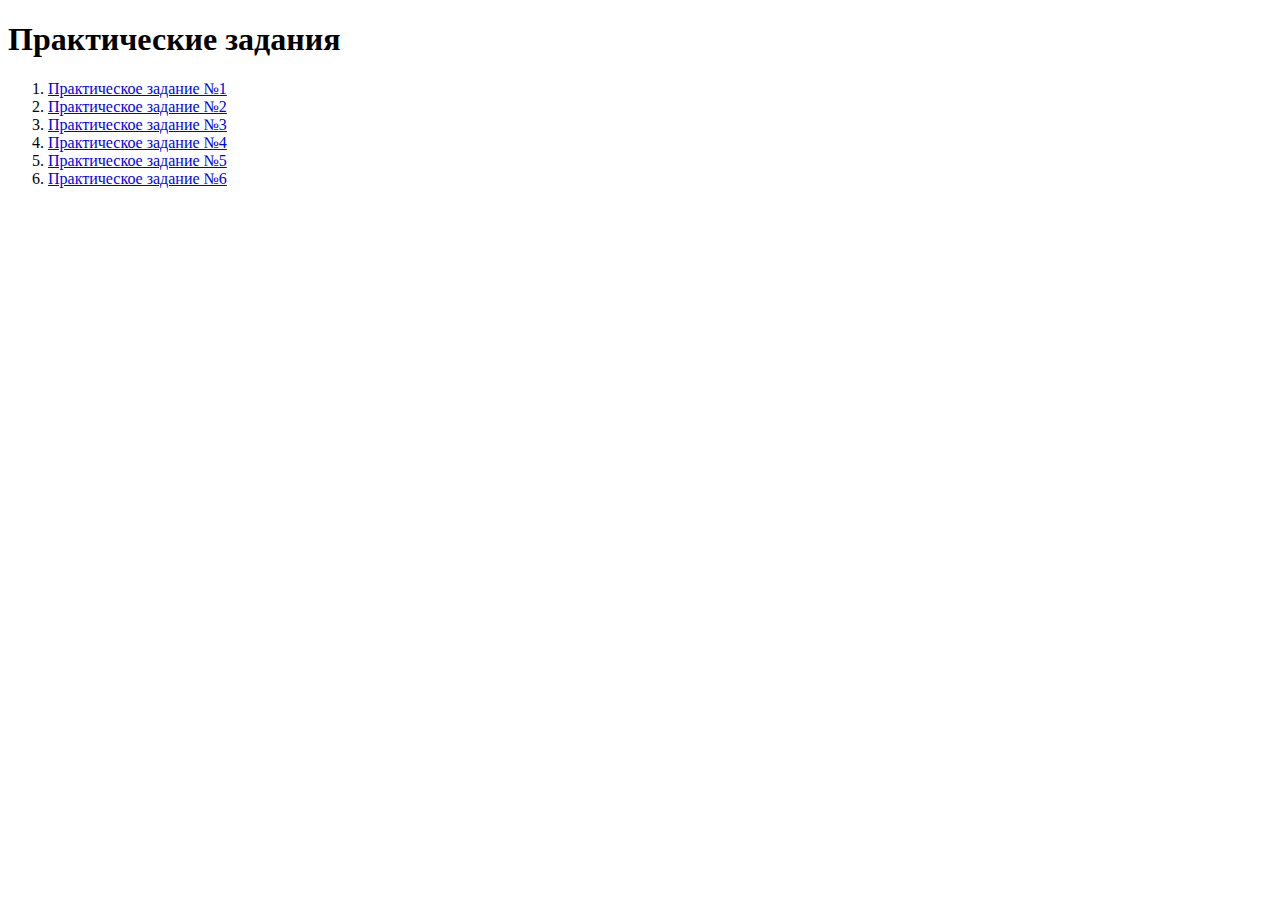
<file: index.html>
<!DOCTYPE html>
<html lang="ru">
<head>
    <meta charset="UTF-8">
    <meta name="viewport" content="width=device-width, initial-scale=1.0">
    <title>Практические задания</title>
</head>
<body>
    <h1>Практические задания</h1>
    <ol>
        <li><a href="task1.html">Практическое задание №1</a></li>
        <li><a href="task2.html">Практическое задание №2</a></li>
        <li><a href="task3.html">Практическое задание №3</a></li>
        <li><a href="task4.html">Практическое задание №4</a></li>
        <li><a href="task5.html">Практическое задание №5</a></li>
        <li><a href="task6.html">Практическое задание №6</a></li>
    </ol>
</body>
</html>
</file>
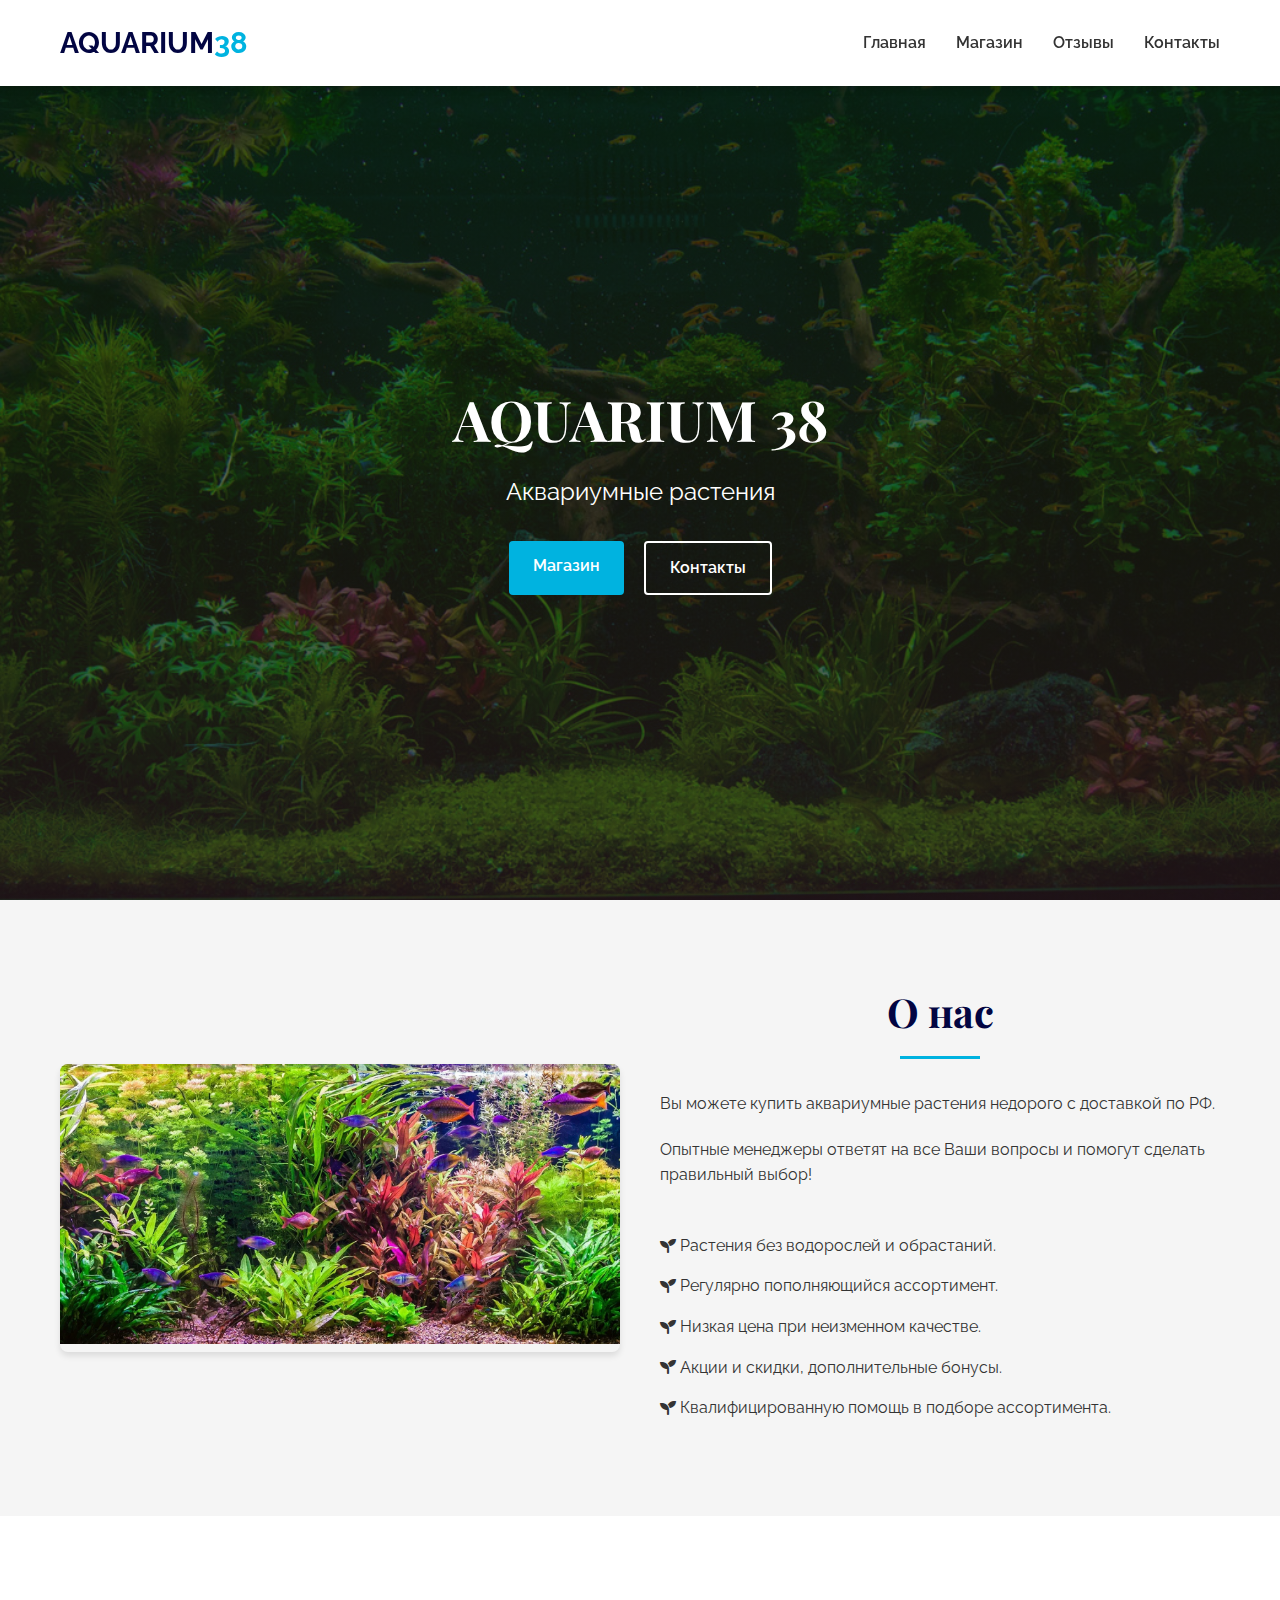
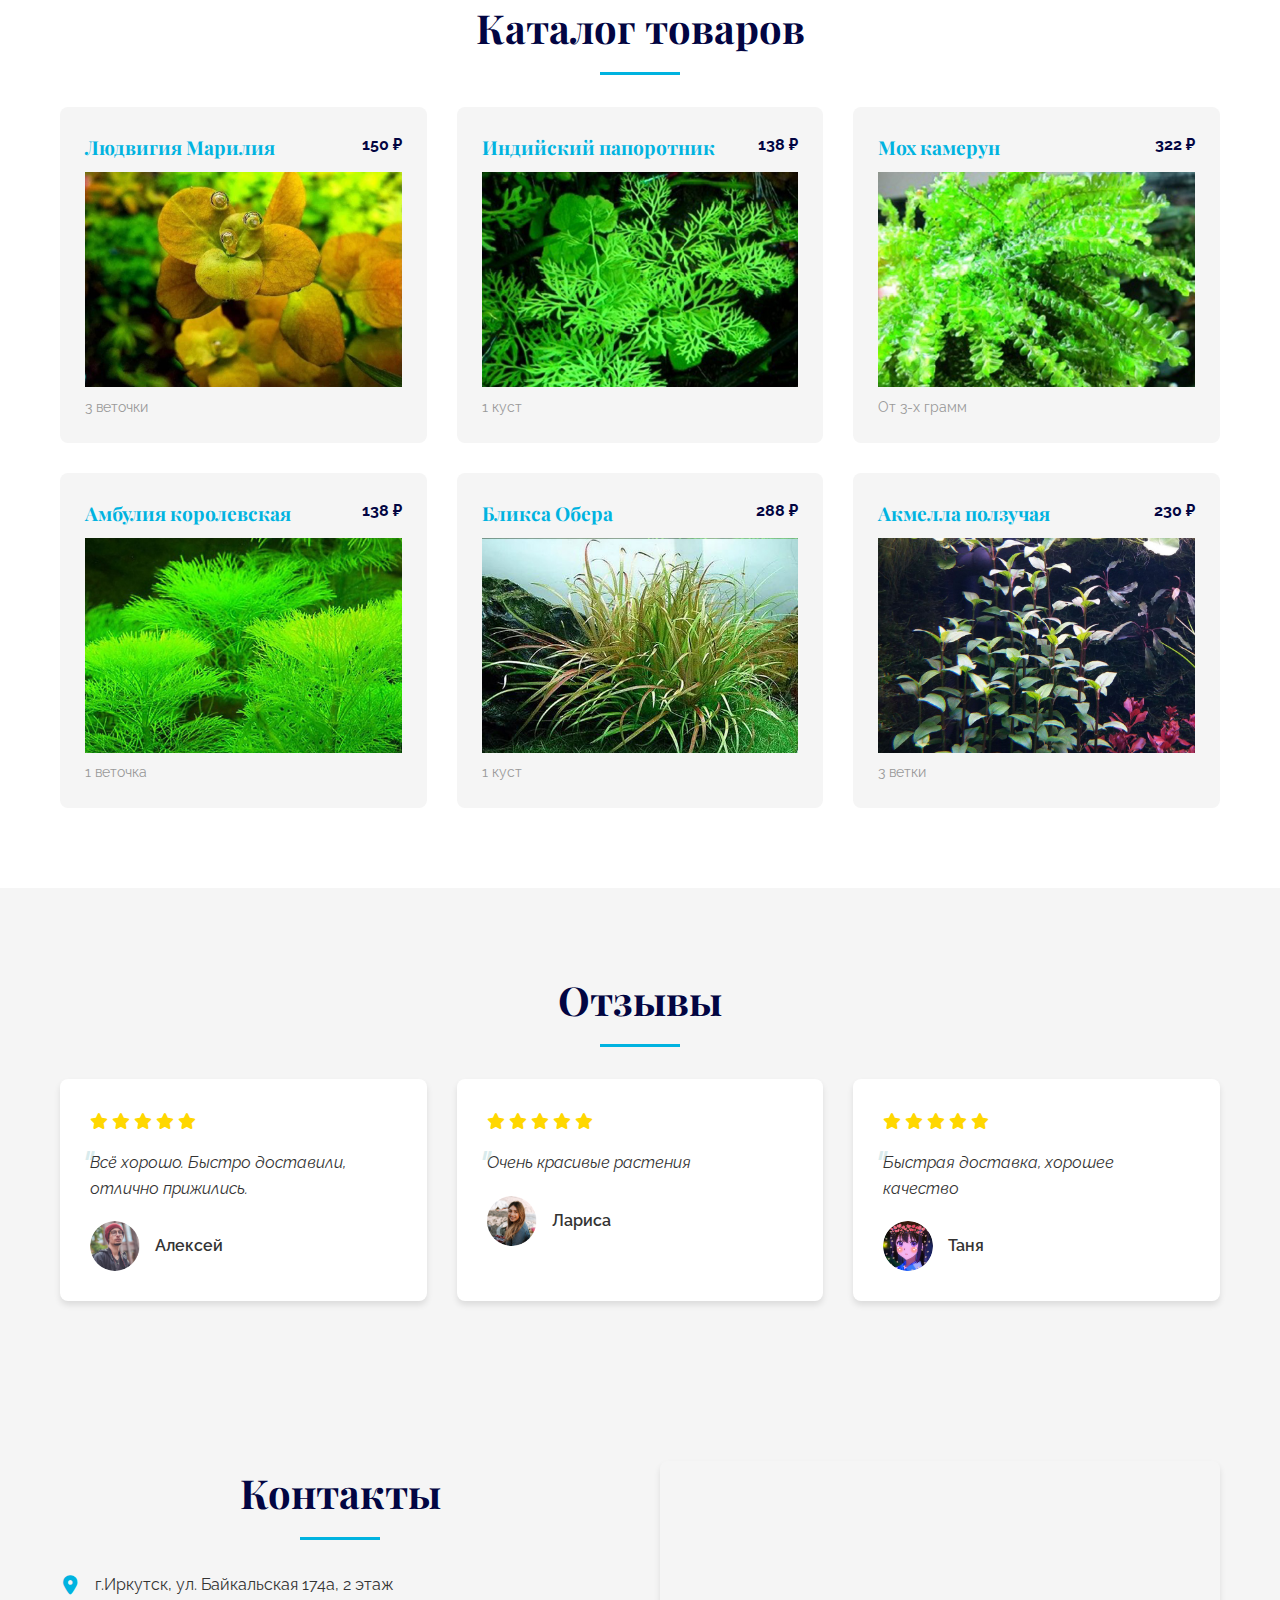
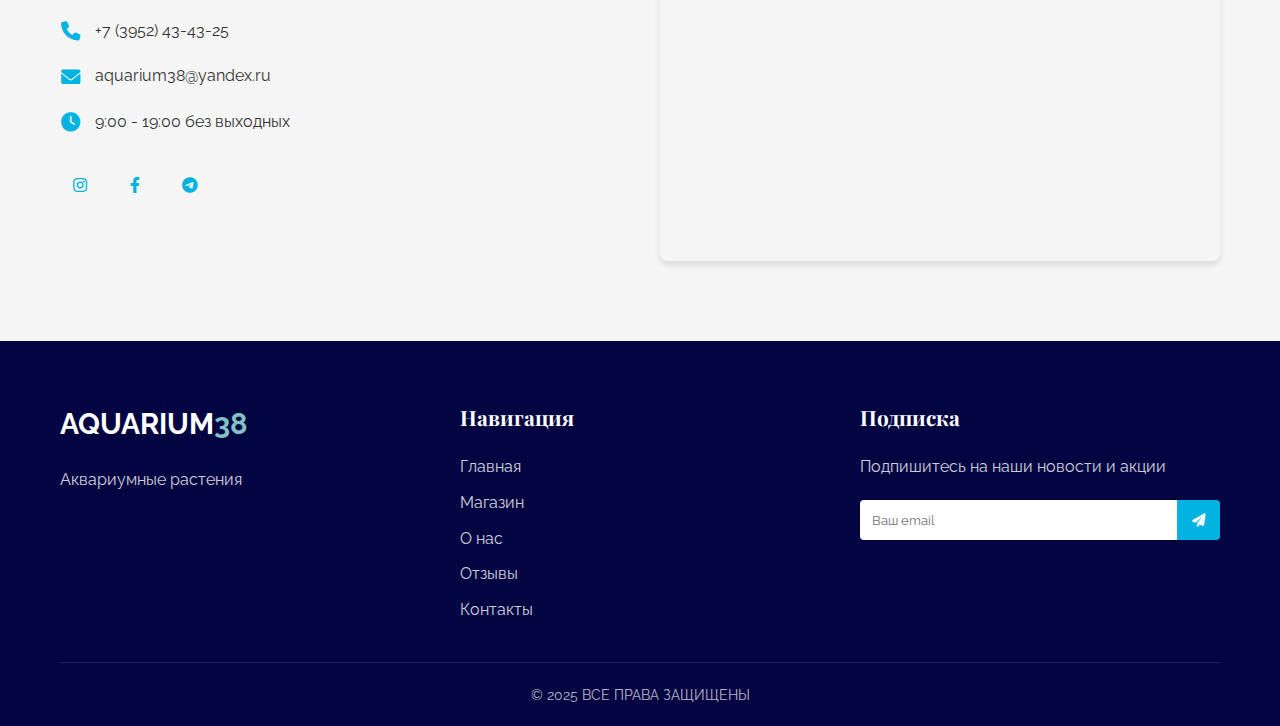
<file: Itog/index.html>
<!DOCTYPE html>
<html lang="ru">

<head>
    <meta charset="UTF-8">
    <meta name="viewport" content="width=device-width, initial-scale=1.0">
    <title>Aquarium</title>

    <link
        href="https://fonts.googleapis.com/css2?family=Playfair+Display:wght@400;700&family=Raleway:wght@400;600&display=swap"
        rel="stylesheet">
    <link rel="stylesheet" href="https://cdnjs.cloudflare.com/ajax/libs/font-awesome/6.0.0-beta3/css/all.min.css">
    <link rel="stylesheet" href="css/reset.css">
    <link rel="stylesheet" href="css/styles.css">
</head>

<body>
    <header class="header">
        <div class="container">
            <div class="header__inner">
                <a href="#" class="logo">AQUARIUM<span>38</span></a>
                <nav class="nav">
                    <ul class="nav__list">
                        <li class="nav__item"><a href="#" class="nav__link">Главная</a></li>
                        <li class="nav__item"><a href="#menu" class="nav__link">Магазин</a></li>
                        <li class="nav__item"><a href="#reviews" class="nav__link">Отзывы</a></li>
                        <li class="nav__item"><a href="#contacts" class="nav__link">Контакты</a></li>
                    </ul>
                </nav>
                <button class="menu-toggle" aria-label="Меню">
                    <span class="menu-toggle__line"></span>
                    <span class="menu-toggle__line"></span>
                    <span class="menu-toggle__line"></span>
                </button>
            </div>
        </div>
    </header>

    <main class="main">
        <section class="hero">
            <div class="container">
                <h1 class="hero__title">AQUARIUM 38</h1>
                <p class="hero__subtitle">Аквариумные растения</p>
                <div class="hero__buttons">
                    <a href="#menu" class="btn btn--primary">Магазин</a>
                    <a href="#contacts" class="btn btn--outline">Контакты</a>
                </div>
            </div>
        </section>

        <section id="about" class="about">
            <div class="container">
                <div class="about__inner">
                    <div class="about__image">
                        <img src="images/travnik2.webp" alt="">
                    </div>
                    <div class="about__content">
                        <h2 class="section-title">О нас</h2>
                        <p class="about__text">Вы можете купить аквариумные растения недорого с доставкой по РФ.</p>
                        <p class="about__text">Опытные менеджеры ответят на все Ваши вопросы и помогут сделать правильный выбор!</p>
                        <ul class="about__features">
                            <li class="feature-item">
                                <span></span>
                            </li>
                            <li class="feature-item">
                                <i class="fa-solid fa-seedling"></i> &nbsp;
                                <span> Растения без водорослей и обрастаний.</span>
                            </li>
                            <li class="feature-item">
                                <i class="fa-solid fa-seedling"></i> &nbsp;
                                <span>Регулярно пополняющийся ассортимент.</span>
                            </li>
                            <li class="feature-item">
                                <i class="fa-solid fa-seedling"></i> &nbsp;
                                <span>Низкая цена при неизменном качестве.</span>
                            </li>
                            <li class="feature-item">
                                <i class="fa-solid fa-seedling"></i> &nbsp;
                                <span>Акции и скидки, дополнительные бонусы.</span>
                            </li>
                            <li class="feature-item">
                                <i class="fa-solid fa-seedling"></i> &nbsp;
                                <span>Квалифицированную помощь в подборе ассортимента.</span>
                            </li>
                        </ul>
                    </div>
                </div>
            </div>
        </section>

        <section id="menu" class="menu">
            <div class="container">
                <h2 class="section-title">Каталог товаров</h2>
                <div class="menu__content active" id="coffee">
                    <div class="menu__grid">
                        <div class="menu-item">
                            <div class="menu-item__header">
                                <h3 class="menu-item__title">Людвигия Марилия</h3>
                                <span class="menu-item__price">150 ₽</span>
                            </div>
                            <img src="images/lyudvigiya-mariliya.jpg" alt="">
                            <p class="menu-item__description">3 веточки</p>
                        </div>
                        <div class="menu-item">
                            <div class="menu-item__header">
                                <h3 class="menu-item__title">Индийский папоротник</h3>
                                <span class="menu-item__price">138 ₽</span>
                            </div>
                            <img src="images/pap.jpg" alt="">
                            <p class="menu-item__description">1 куст</p>
                        </div>
                        <div class="menu-item">
                            <div class="menu-item__header">
                                <h3 class="menu-item__title">Мох камерун</h3>
                                <span class="menu-item__price">322 ₽</span>
                            </div>
                            <img src="images/moh-kamerun.jpg" alt="">
                            <p class="menu-item__description">От 3-х грамм</p>
                        </div>
                        <div class="menu-item">
                            <div class="menu-item__header">
                                <h3 class="menu-item__title">Амбулия королевская</h3>
                                <span class="menu-item__price">138 ₽</span>
                            </div>
                            <img src="images/ambulia.jpg" alt="">
                            <p class="menu-item__description">1 веточка</p>
                        </div>
                        <div class="menu-item">
                            <div class="menu-item__header">
                                <h3 class="menu-item__title">Бликса Обера</h3>
                                <span class="menu-item__price">288 ₽</span>
                            </div>
                            <img src="images/bliksa-obera.jpg" alt="">
                            <p class="menu-item__description">1 куст</p>
                        </div>
                        <div class="menu-item">
                            <div class="menu-item__header">
                                <h3 class="menu-item__title">Акмелла ползучая</h3>
                                <span class="menu-item__price">230 ₽</span>
                            </div>
                            <img src="images/akmella-repens.jpg" alt="">
                            <p class="menu-item__description">3 ветки</p>
                        </div>
                    </div>
                </div>

            </div>
        </section>

        <section id="reviews" class="reviews">
            <div class="container">
                <h2 class="section-title">Отзывы</h2>
                <div class="reviews__slider">
                    <div class="review">
                        <div class="review__rating">
                            <i class="fas fa-star"></i>
                            <i class="fas fa-star"></i>
                            <i class="fas fa-star"></i>
                            <i class="fas fa-star"></i>
                            <i class="fas fa-star"></i>
                        </div>
                        <p class="review__text">Всё хорошо. Быстро доставили, отлично прижились.</p>
                        <div class="review__author">
                            <img src="images/avatar-1.png" alt=""
                                class="review__photo">
                            <span class="review__name">Алексей</span>
                        </div>
                    </div>
                    <div class="review">
                        <div class="review__rating">
                            <i class="fas fa-star"></i>
                            <i class="fas fa-star"></i>
                            <i class="fas fa-star"></i>
                            <i class="fas fa-star"></i>
                            <i class="fas fa-star"></i>
                        </div>
                        <p class="review__text">Очень красивые растения</p>
                        <div class="review__author">
                            <img src="images/avatar-2.png" alt=""
                                class="review__photo">
                            <span class="review__name">Лариса</span>
                        </div>
                    </div>
                    <div class="review">
                        <div class="review__rating">
                            <i class="fas fa-star"></i>
                            <i class="fas fa-star"></i>
                            <i class="fas fa-star"></i>
                            <i class="fas fa-star"></i>
                            <i class="fas fa-star"></i>
                        </div>
                        <p class="review__text">Быстрая доставка, хорошее качество</p>
                        <div class="review__author">
                            <img src="images/avatar3.jpg" alt=""
                                class="review__photo">
                            <span class="review__name">Таня</span>
                        </div>
                    </div>
                </div>
            </div>
        </section>

        <section id="contacts" class="contacts">
            <div class="container">
                <div class="contacts__inner">
                    <div class="contacts__info">
                        <h2 class="section-title">Контакты</h2>
                        <div class="contact-item">
                            <i class="fas fa-map-marker-alt contact-icon"></i>
                            <span>г.Иркутск, ул. Байкальская 174а, 2 этаж</span>
                        </div>
                        <div class="contact-item">
                            <i class="fas fa-phone contact-icon"></i>
                            <span>+7 (3952) 43-43-25</span>
                        </div>
                        <div class="contact-item">
                            <i class="fas fa-envelope contact-icon"></i>
                            <span>aquarium38@yandex.ru</span>
                        </div>
                        <div class="contact-item">
                            <i class="fas fa-clock contact-icon"></i>
                            <span>9:00 - 19:00 без выходных</span>
                        </div>
                        <div class="social-links">
                            <a href="#" class="social-link" aria-label="Instagram"><i class="fab fa-instagram"></i></a>
                            <a href="#" class="social-link" aria-label="Facebook"><i class="fab fa-facebook-f"></i></a>
                            <a href="#" class="social-link" aria-label="Telegram"><i
                                    class="fab fa-telegram-plane"></i></a>
                        </div>
                    </div>
                    <div class="contacts__map">
                        <iframe src="https://www.google.com/maps/embed?pb=!1m18!1m12!1m3!1d2442.0296195422657!2d104.31537777717787!3d52.261007171994436!2m3!1f0!2f0!3f0!3m2!1i1024!2i768!4f13.1!3m3!1m2!1s0x5da83b7d65c013a9%3A0x72c3f7f097b3b472!2z0JHQsNC50LrQsNC70YzRgdC60LDRjyDRg9C7LiwgMTc00JAsINCY0YDQutGD0YLRgdC6LCDQmNGA0LrRg9GC0YHQutCw0Y8g0L7QsdC7LiwgNjY0MDQ2!5e0!3m2!1sru!2sru!4v1752462083779!5m2!1sru!2sru" width="600" height="450" style="border:0;" allowfullscreen="" loading="lazy" referrerpolicy="no-referrer-when-downgrade"></iframe>
                            width="100%" height="100%" style="border:0;" allowfullscreen="" loading="lazy"></iframe>
                    </div>
                </div>
            </div>
        </section>
    </main>

    <footer class="footer">
        <div class="container">
            <div class="footer__inner">
                <div class="footer__logo">
                    <a href="#" class="logo">AQUARIUM<span>38</span></a>
                    <p class="footer__text">Аквариумные растения</p>
                </div>
                <div class="footer__nav">
                    <h3 class="footer__title">Навигация</h3>
                    <ul class="footer__list">
                        <li><a href="#" class="footer__link">Главная</a></li>
                        <li><a href="#menu" class="footer__link">Магазин</a></li>
                        <li><a href="#about" class="footer__link">О нас</a></li>
                        <li><a href="#reviews" class="footer__link">Отзывы</a></li>
                        <li><a href="#contacts" class="footer__link">Контакты</a></li>
                    </ul>
                </div>
                <div class="footer__subscribe">
                    <h3 class="footer__title">Подписка</h3>
                    <p class="footer__text">Подпишитесь на наши новости и акции</p>
                    <form class="subscribe-form">
                        <input type="email" placeholder="Ваш email" class="subscribe-input">
                        <button type="submit" class="subscribe-btn"><i class="fas fa-paper-plane"></i></button>
                    </form>
                </div>
            </div>
            <div class="footer__bottom">
                <p class="footer__copyright">© 2025 ВСЕ ПРАВА ЗАЩИЩЕНЫ</p>
            </div>
        </div>
    </footer>


</body>

</html>
</file>
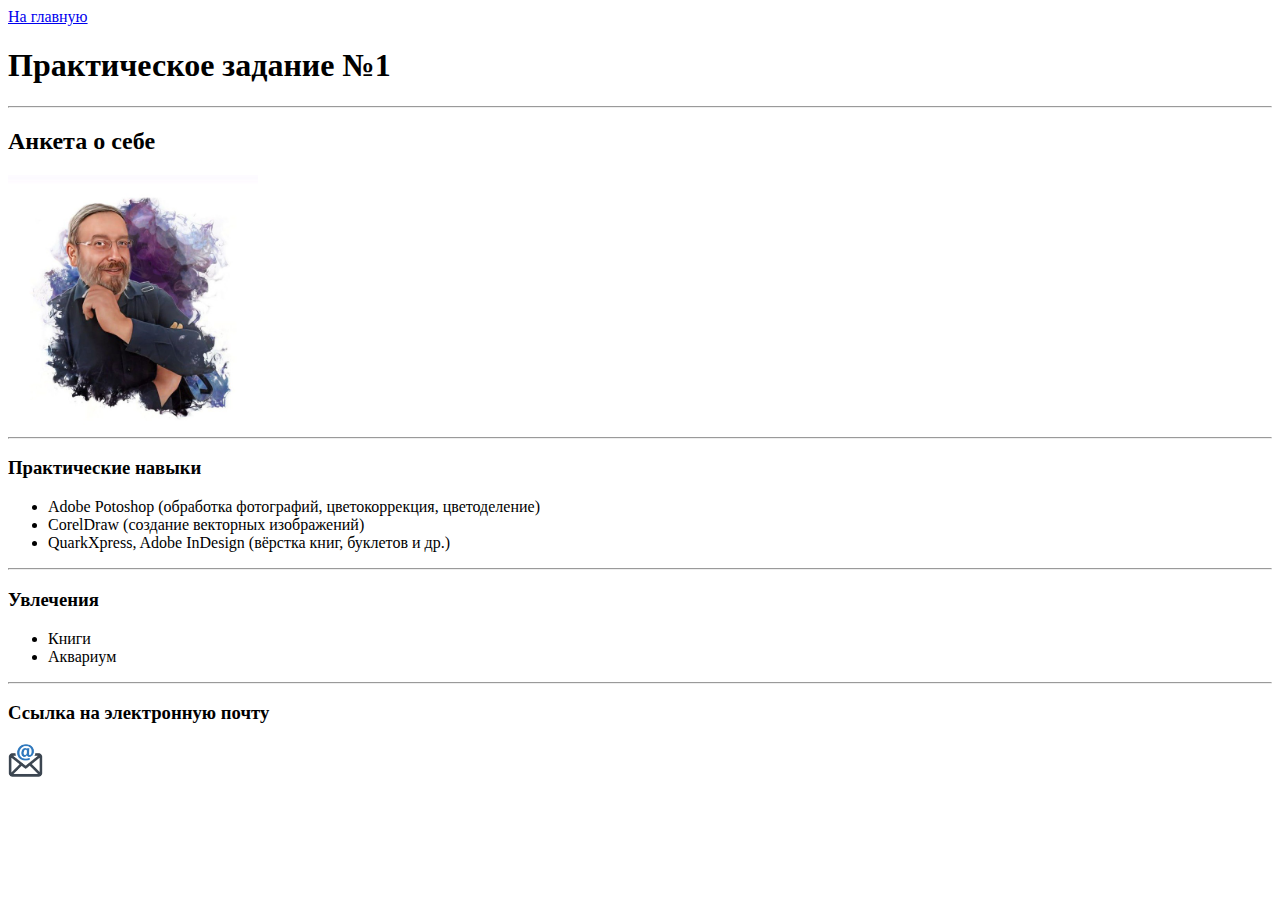
<file: task1.html>
<!DOCTYPE html>
<html lang="ru">

<head>
    <meta charset="UTF-8">
    <meta name="viewport" content="width=device-width, initial-scale=1.0">
    <title>Практическое задание №1</title>
</head>

<body>
    <a href="index.html">На главную</a>
    <h1>Практическое задание №1</h1>
    <hr>
    <h2>Анкета о себе</h2>
    <img width="250" src="photo_2023-04-07_23-35-52.jpg" alt="Портрет">
    <hr>
    <h3>Практические навыки</h3>
    <ul>
        <li>Adobe Potoshop (обработка фотографий, цветокоррекция, цветоделение)</li>
        <li>CorelDraw (создание векторных изображений)</li>
        <li>QuarkXpress, Adobe InDesign (вёрстка книг, буклетов и др.)</li>
    </ul>
    <hr>
    <h3>Увлечения</h3>
    <ul>
        <li>Книги</li>
        <li>Аквариум</li>
    </ul>
    <hr>
    <h3>Ссылка на электронную почту</h3>
    <a href="mailto:kirillklejn@yandex.ru">
        <img width="35" src="x-14-1024.webp" alt="Ссылка на почту">
    </a>

</body>

</html>
</file>
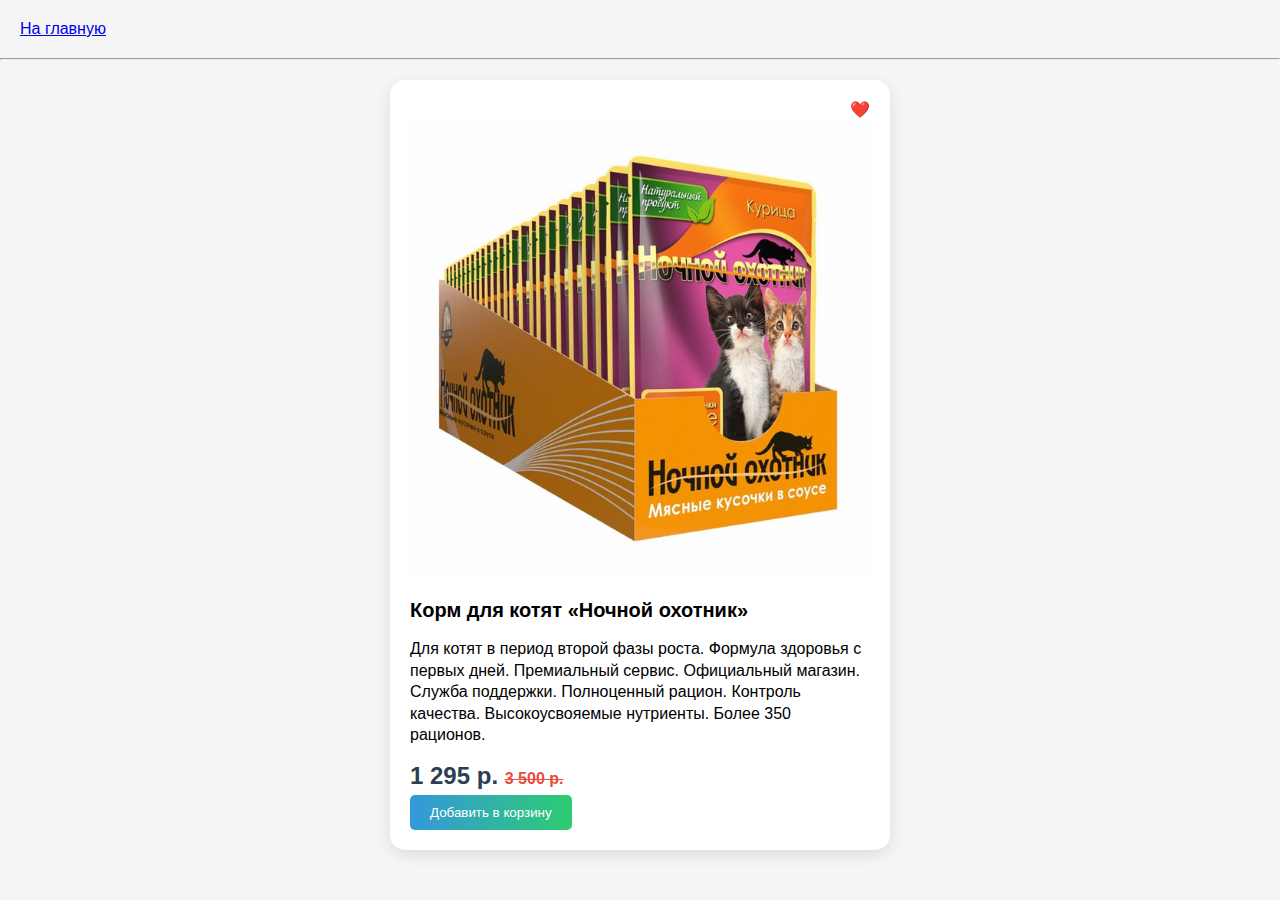
<file: task2.html>
<!DOCTYPE html>
<html lang="en">
<head>
    <meta charset="UTF-8">
    <meta name="viewport" content="width=device-width, initial-scale=1.0">
    <title>Document</title>
    <link rel="stylesheet" href="task2.css">
</head>
<body>
    <a class="back-to-main" href="index.html">На главную</a>
    <hr>

    <div class="card">
        <p class="favorite">
            <a href="#">❤️</a>
        </p>
        <img src="6380060491.jpg" alt="">
        <h3>Корм для котят «Ночной охотник»</h3>        
        <p class="info">Для котят в период второй фазы роста. Формула здоровья с первых дней. Премиальный сервис. Официальный магазин. Служба поддержки. Полноценный рацион. Контроль качества. Высокоусвояемые нутриенты. Более 350 рационов.</p>
        <p class="price">1 295 р. <span class="old-price"> 3 500 р.</span></p>
        <button>Добавить в корзину</button>
    </div>

    
</body>
</html>
</file>
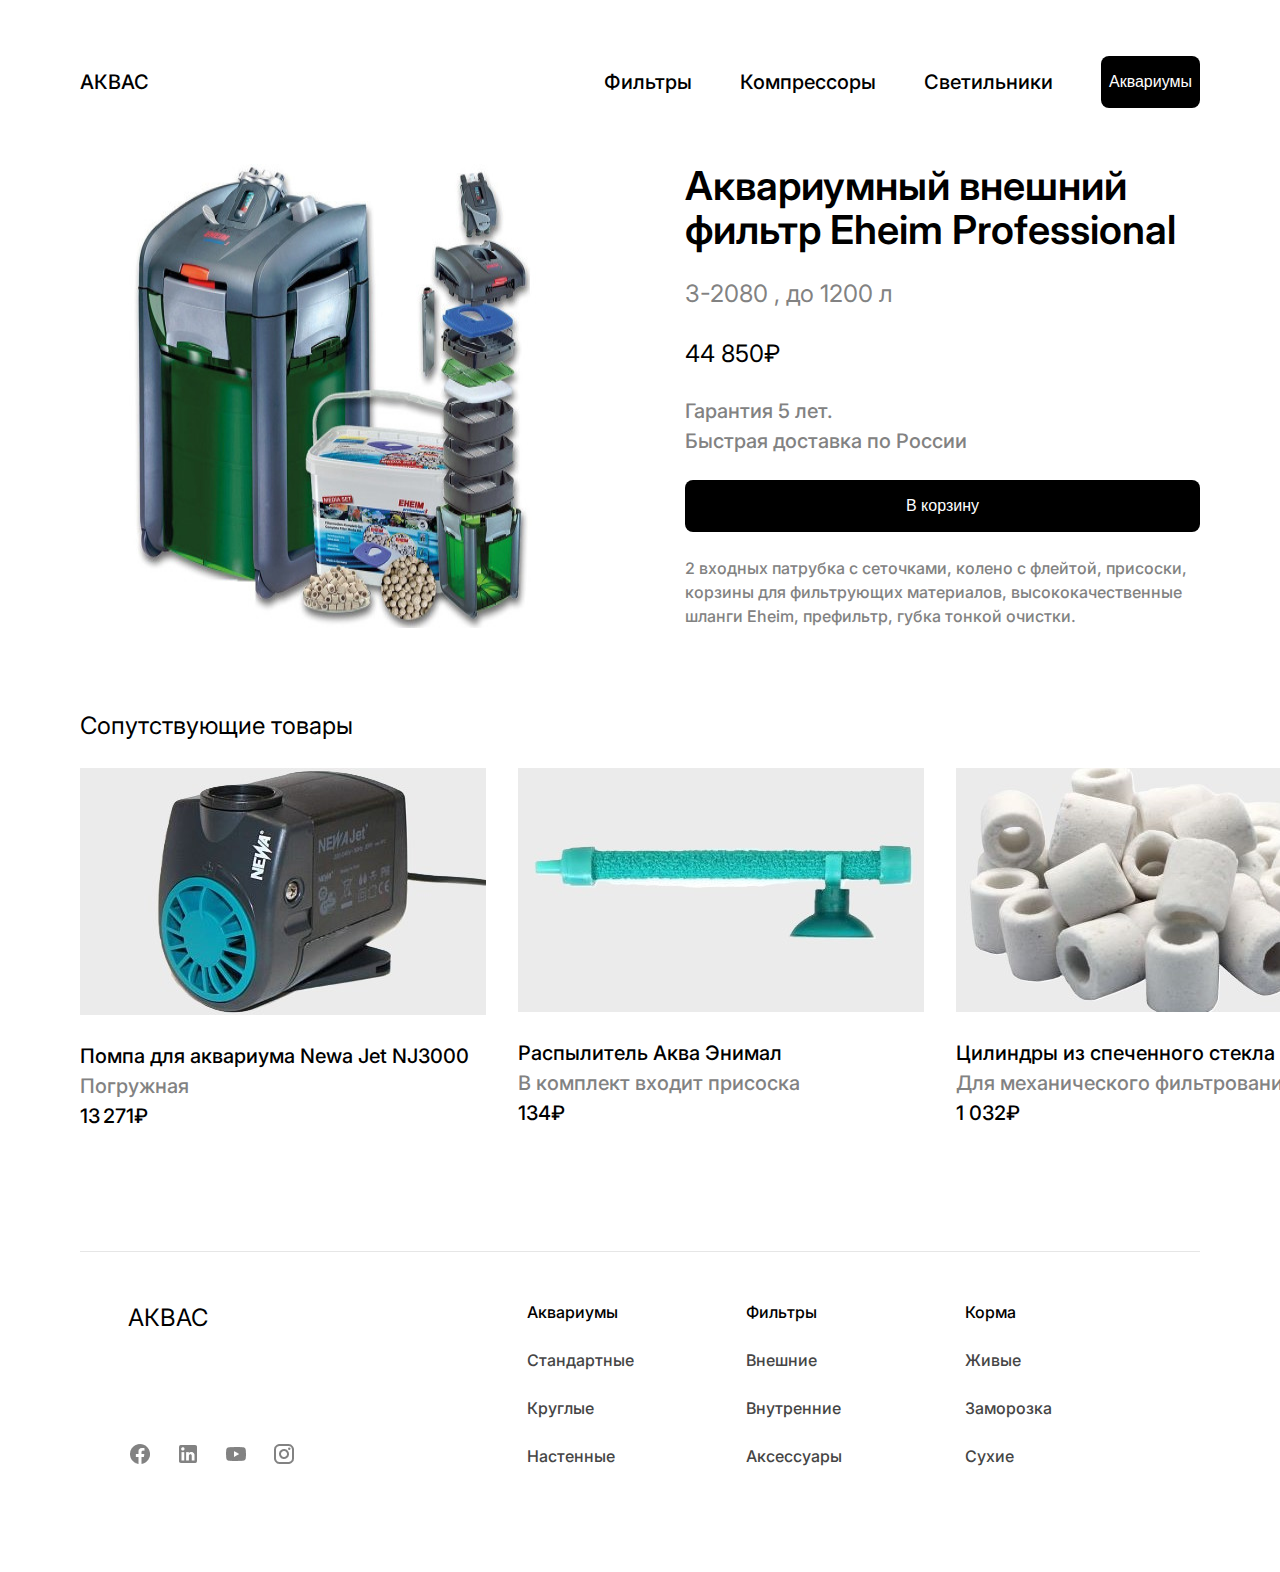
<file: task3.html>
<!DOCTYPE html>
<html lang="ru">
<head>
    <meta charset="UTF-8">
    <meta name="viewport" content="width=device-width, initial-scale=1.0">
    <title>Document</title>
    <link rel="stylesheet" href="reset.css">
    <link rel="stylesheet" href="task3.css">
</head>
<body>
    <header>
        <a class="logo" href="#">
            АКВАС
        </a>
        <nav>
            <a href="#">Фильтры</a>
            <a href="#">Компрессоры</a>
            <a href="#">Светильники</a>
            <button>Аквариумы</button>
        </nav>
    </header>
    <main>
        <section class="hero-product">
            <img src="img/eheim-2080-800x800-500x400.jpg" alt="">
            <div class="hero-product-description">
                <h1>Аквариумный внешний фильтр Eheim Professional</h1>
                <h2>3-2080 , до 1200 л</h2>
                <p class="hero-product-price">
                    44 850₽
                </p>
                <p class="hero-product-about">
                    Гарантия 5 лет. <br> Быстрая доставка по России
                </p>
                <button>В корзину</button>
                <p class="hero-product-additional-details">
                    2 входных патрубка с сеточками, колено с флейтой, присоски, корзины для фильтрующих материалов, высококачественные шланги Eheim, префильтр, губка тонкой очистки.
                </p>
            </div>
        </section>

        <section class="products">
            <h2>Сопутствующие товары</h2>
            <div class="product-cards">
                <figure class="product-card">
                    <img src="img/6309996423.jpg" alt="">
                    <figcaption>
                        <h3>Помпа для аквариума Newa Jet NJ3000</h3>
                        <p class="product-card-about">
                            Погружная
                        </p>
                        <p class="product-card-price">
                            13 271₽
                        </p>
                    </figcaption>
                </figure>
                <figure class="product-card">
                    <img src="img/123.jpg" alt="">
                    <figcaption>
                        <h3>Распылитель Аква Энимал</h3>
                        <p class="product-card-about">
                            В комплект входит присоска
                        </p>
                        <p class="product-card-price">
                            134₽
                        </p>
                    </figcaption>
                </figure>
                <figure class="product-card">
                    <img src="img/234.jpg" alt="">
                    <figcaption>
                        <h3>Цилиндры из спеченного стекла</h3>
                        <p class="product-card-about">
                            Для механического фильтрования
                        </p>
                        <p class="product-card-price">
                            1 032₽
                        </p>
                    </figcaption>
                </figure>
            </div>
        </section>
    </main>

    <footer>
        <div class="footer-info">
            <h2>АКВАС</h2>
            <div class="social-media">
                <a href="#"><img src="img/Icon.png" alt=""></a>
                <a href="#"><img src="img/Icon-1.png" alt=""></a>
                <a href="#"><img src="img/Icon-2.png" alt=""></a>
                <a href="#"><img src="img/Icon-3.png" alt=""></a>
            </div>
        </div>
        <div class="footer-lincs">
            <ul class="footer-lincs-list">
                <h3>Аквариумы</h3>
                <li><a href="#">Стандартные</a></li>
                <li><a href="#">Круглые</a></li>
                <li><a href="#">Настенные</a></li>
            </ul>
            <ul class="footer-lincs-list">
                <h3>Фильтры</h3>
                <li><a href="#">Внешние</a></li>
                <li><a href="#">Внутренние</a></li>
                <li><a href="#">Аксессуары</a></li>
            </ul>
            <ul class="footer-lincs-list">
                <h3>Корма</h3>
                <li><a href="#">Живые</a></li>
                <li><a href="#">Заморозка</a></li>
                <li><a href="#">Сухие</a></li>
            </ul>
        </div>

    </footer>
</body>
</html>
</file>
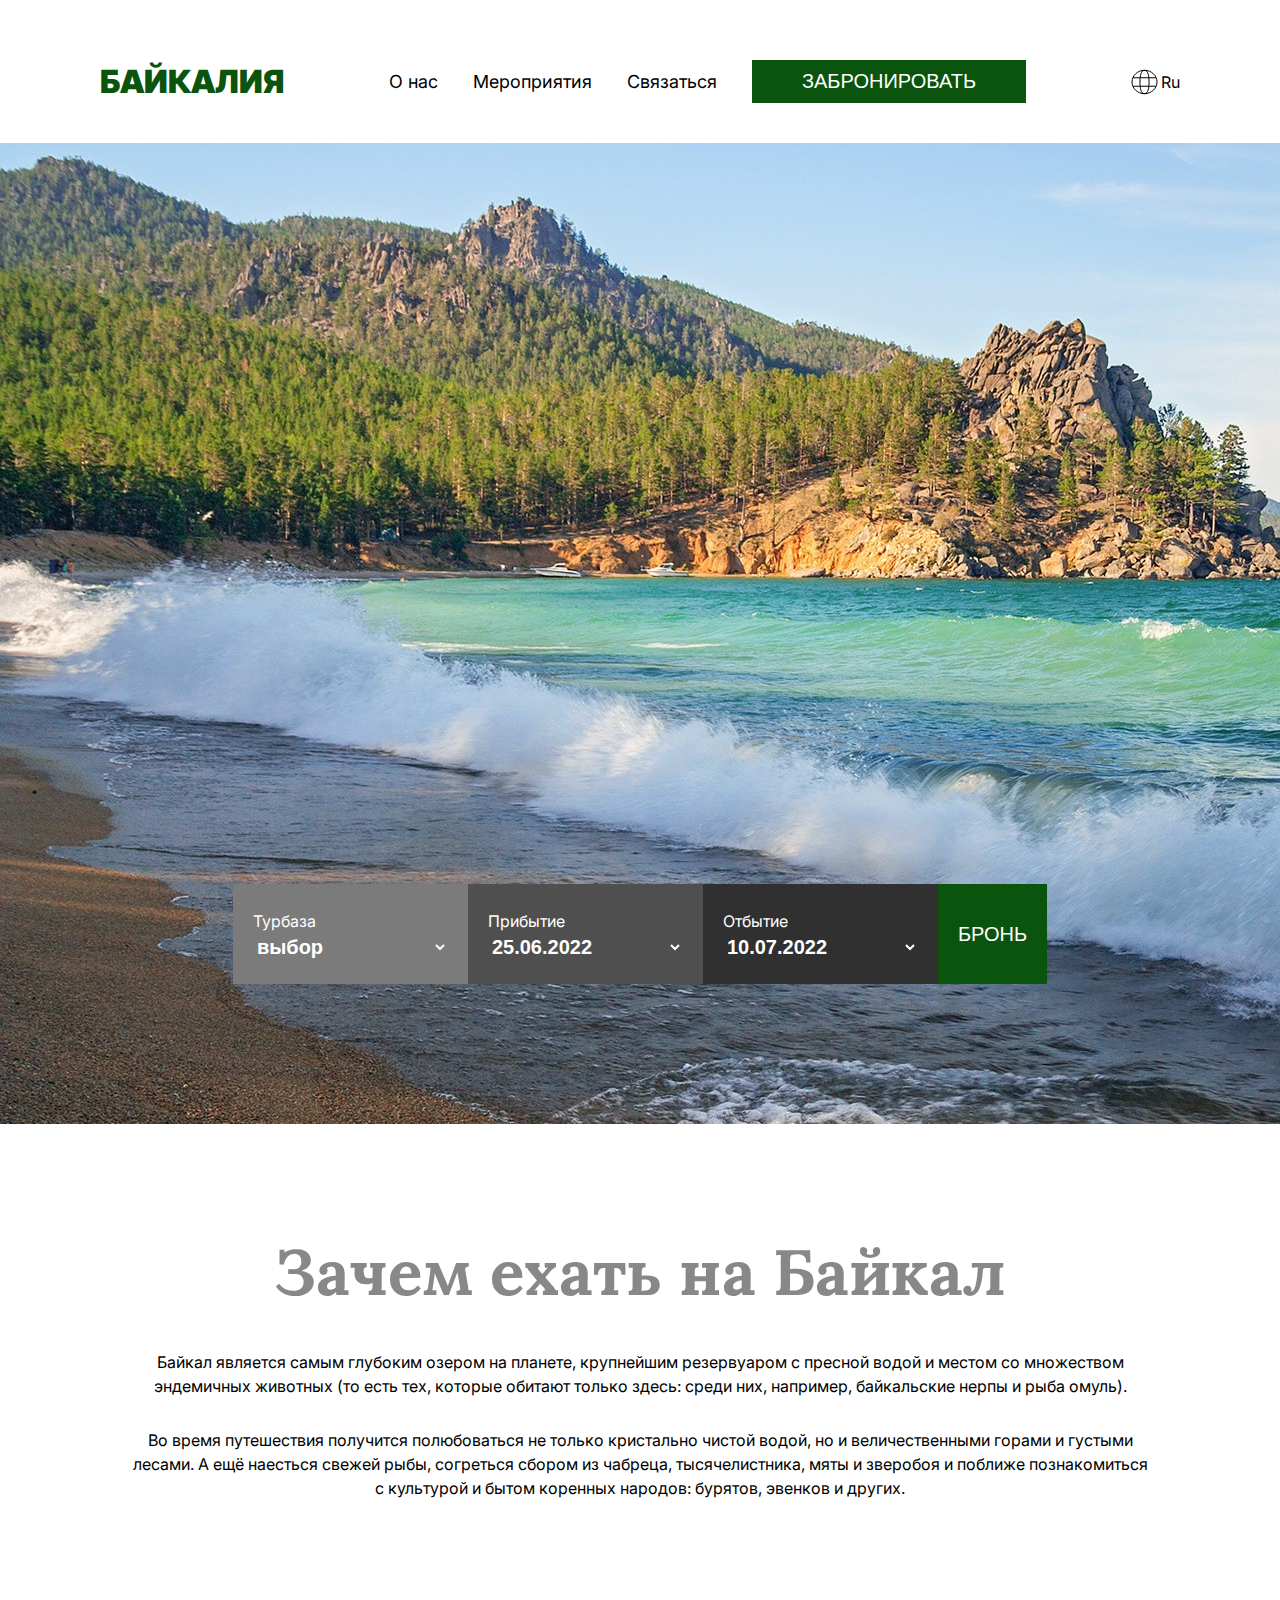
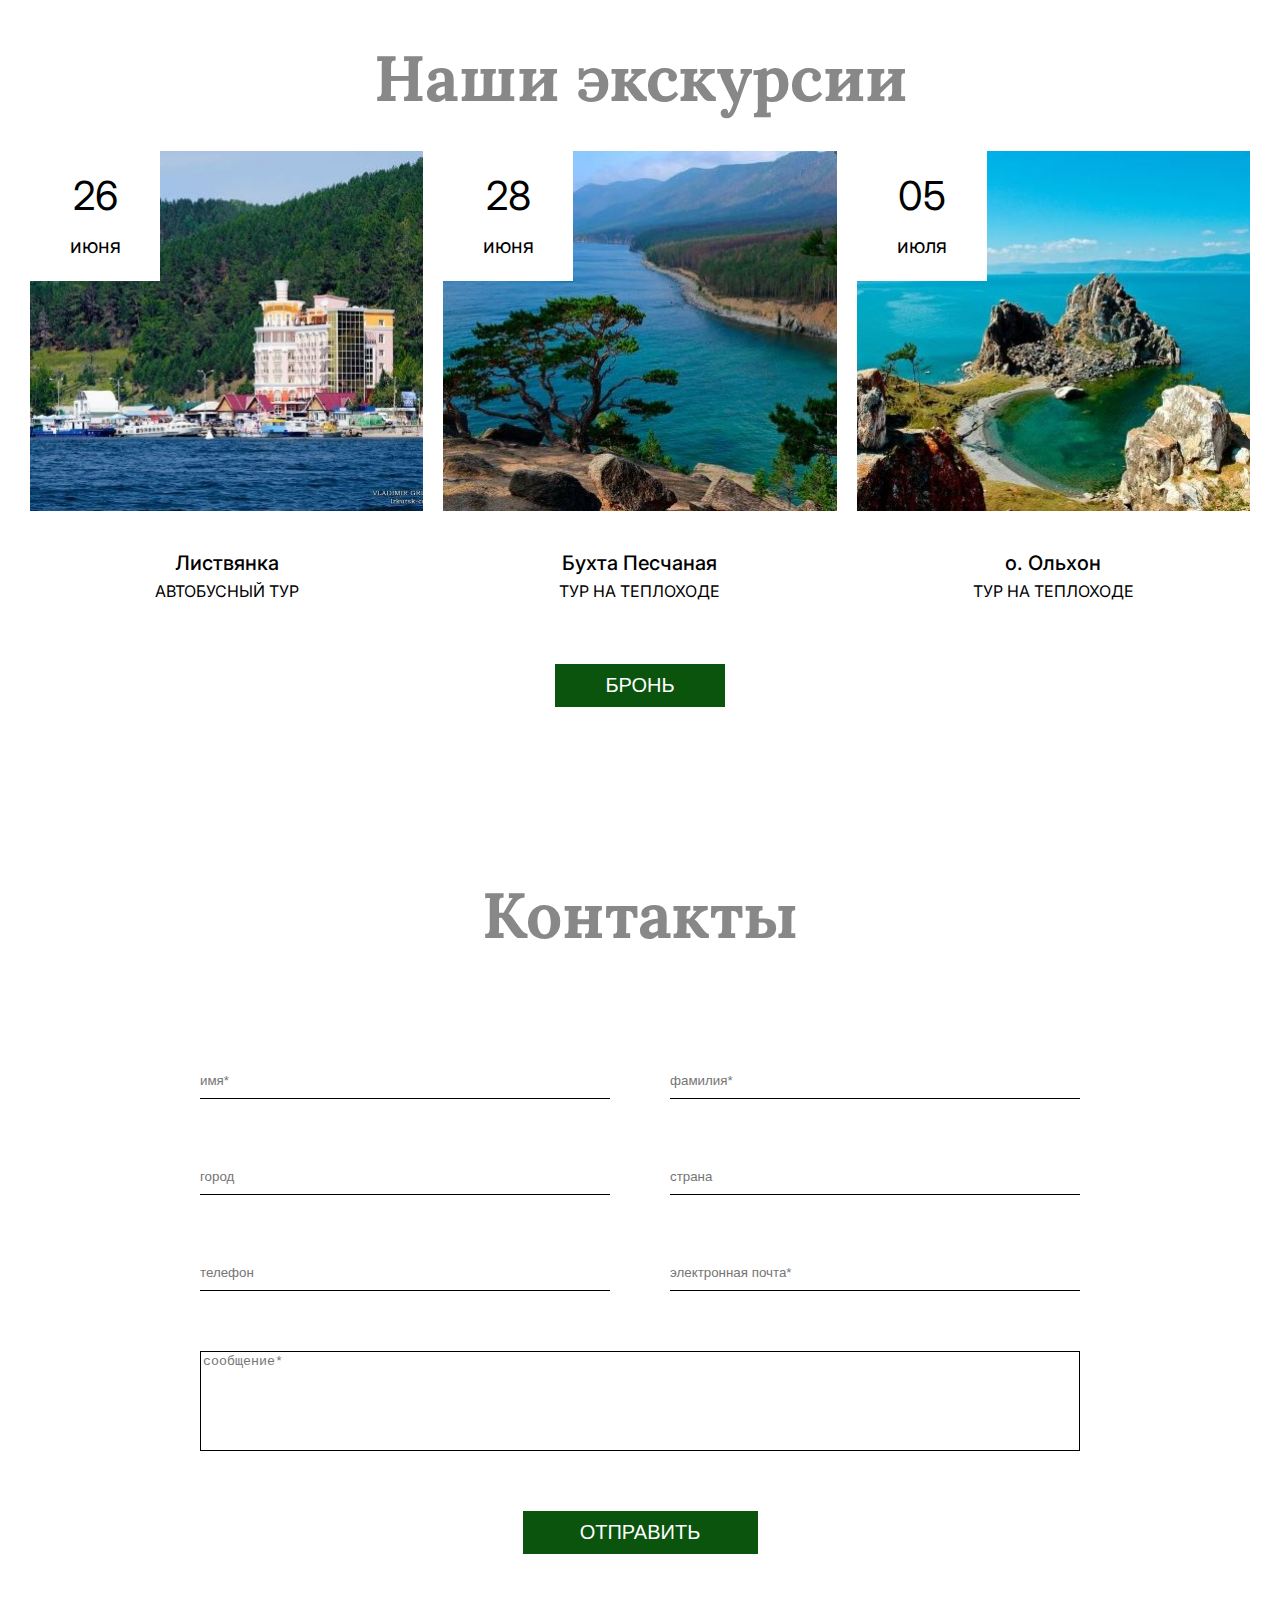
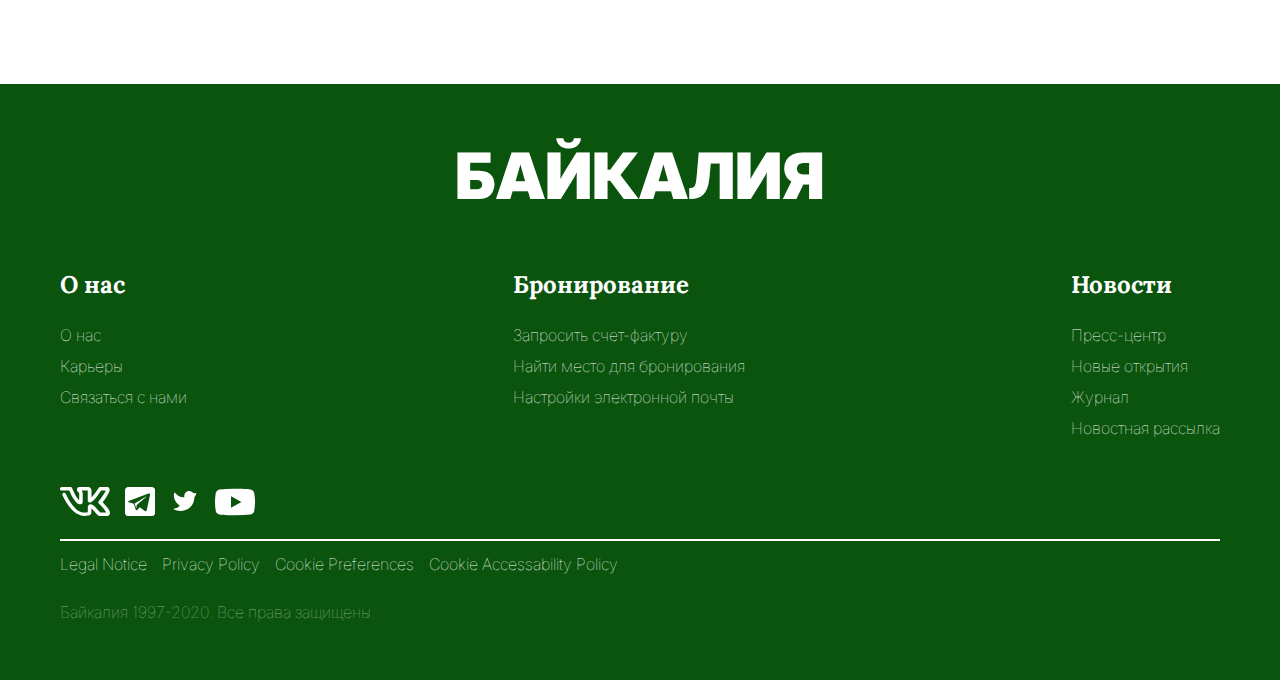
<file: task4.html>
<!DOCTYPE html>
<html lang="en">

<head>
    <meta charset="UTF-8">
    <meta name="viewport" content="width=device-width, initial-scale=1.0">
    <title>Document</title>
    <link rel="stylesheet" href="reset.css">
    <link rel="stylesheet" href="task4.css">
</head>

<body>
    <header>
        <button class="burger-btn"><img src="images/icons/burger-menu.svg" alt=""></button>
        <a href="task4.html" class="logo">Байкалия</a>
        <nav>
            <a href="">О нас</a>
            <a href="">Мероприятия</a>
            <a href="">Связаться</a>
            <button>Забронировать</button>
        </nav>
            <div class="lang">
                <img src="images/icons/lang.svg" alt="Логотип">
                <span>Ru</span>
            </div>         
    </header>

    <main>
        <section class="hero">
            <div class="hero-chooce">
                <h4>Турбаза</h4>
                <select name="" id="">
                    <option value="">выбор</option>
                </select>
            </div>
            <div class="hero-chooce">
                <h4>Прибытие</h4>
                <select name="" id="">
                    <option value="">25.06.2022</option>
                </select>
            </div>
            <div class="hero-chooce">
                <h4>Отбытие</h4>
                <select name="" id="">
                    <option value="">10.07.2022</option>
                </select>
            </div>
            <button>бронь</button>
        </section>
        <section class="abut-us">
            <h2 id="abut-us">Зачем ехать на Байкал</h2>
            <p>Байкал является самым глубоким озером на планете, крупнейшим резервуаром с пресной водой и местом со множеством эндемичных животных (то есть тех, которые обитают только здесь: среди них, например, байкальские нерпы и рыба омуль).</p>
            <p>Во время путешествия получится полюбоваться не только кристально чистой водой, но и величественными горами и густыми лесами. А ещё наесться свежей рыбы, согреться сбором из чабреца, тысячелистника, мяты и зверобоя и поближе познакомиться с культурой и бытом коренных народов: бурятов, эвенков и других.</p>            
        </section>
        <section class="our-events">
            <h2 id="our-events">Наши экскурсии</h2>
            <div class="cards">
                <div class="card">
                    <img src="images/cards/Card1_.jpg" alt="">
                    <div class="card-body">
                        <h4>Листвянка</h4>
                        <p>автобусный тур</p>
                    </div>
                    <div class="card-date">
                        <span class="card-date-day">26</span>
                        <br> июня
                    </div>
                </div>
                <div class="card">
                    <img src="images/cards/Card2_.jpg" alt="">
                    <div class="card-body">
                        <h4>Бухта Песчаная</h4>
                        <p>Тур на теплоходе</p>
                    </div>
                    <div class="card-date">
                        <span class="card-date-day">28</span>
                        <br> июня
                    </div>
                </div>                
                <div class="card">
                    <img src="images/cards/Card3.jpg" alt="">
                    <div class="card-body">
                        <h4>о. Ольхон</h4>
                        <p>Тур на теплоходе</p>
                    </div>
                    <div class="card-date">
                        <span class="card-date-day">05</span>
                        <br> июля
                    </div>
                </div>                
            </div>
            <button>Бронь</button>
        </section>
        <section class="contact-us">
            <h2 id="contact-us">Контакты</h2>
            <form action="" class="contact-form">
                <div class="contact-form-fields">
                    <input type="text" placeholder="имя*" required>
                    <input type="text" placeholder="фамилия*" required>
                    <input type="text" placeholder="город">
                    <input type="text" placeholder="страна">
                    <input type="tel" placeholder="телефон">
                    <input type="emeil" placeholder="электронная почта*" required>
                </div>
                <textarea name="" id="" required placeholder="сообщение*"></textarea>
                <button>Отправить</button>
            </form>
        </section>
    </main>
    <footer>
        <section class="footer-body">
            <h3>Байкалия</h3>
            <div class="footer-body-links">
                <ul>
                    <h4>О нас</h4>
                    <li><a href="#">О нас</a></li>
                    <li><a href="#">Карьеры</a></li>
                    <li><a href="#">Связаться с нами</a></li>
                </ul>                
                <ul>
                    <h4>Бронирование</h4>
                    <li><a href="#">Запросить счет-фактуру</a></li>
                    <li><a href="#">Найти место для бронирования</a></li>
                    <li><a href="#">Настройки электронной почты</a></li>
                </ul>                
                <ul>
                    <h4>Новости</h4>
                    <li><a href="#">Пресс-центр</a></li>
                    <li><a href="#">Новые открытия</a></li>
                    <li><a href="#">Журнал</a></li>
                    <li><a href="#">Новостная рассылка</a></li>
                </ul>                
            </div>
            <div class="footer-social-media">
                <a href="#"><img src="images/icons/wk.svg" alt=""></a>
                <a href="#"><img src="images/icons/telegram.svg" alt=""></a>
                <a href="#"><img src="images/icons/twitter.svg" alt=""></a>
                <a href="#"><img src="images/icons/youtube.svg" alt=""></a>
            </div>
            <div class="footer-policy">
                <a href="#">Legal Notice</a>
                <a href="#">Privacy Policy</a>
                <a href="#">Cookie Preferences</a>
                <a href="#">Cookie Accessability Policy</a>
            </div>
            <p class="rights">
                Байкалия 1997-2020. Все права защищены.
            </p>
        </section>
    </footer>
</body>


</html>
</file>
<file: Itog/css/styles.css>
/* Базовые стили */
:root {
    --primary-color: #00b3e0;
    --primary-color-hover: #c05a1f;
    --secondary-color: #84bfc4;
    --dark-color: #020542;
    --light-color: #F5F5F5;
    --white-color: #FFFFFF;
    --text-color: #333333;
    --gray-color: #999999;
    --shadow: 0 4px 6px rgba(0, 0, 0, 0.1);
    --transition: all 0.3s ease;
}

* {
    margin: 0;
    padding: 0;
    box-sizing: border-box;
}

body {
    font-family: 'Raleway', sans-serif;
    line-height: 1.6;
    color: var(--text-color);
    background-color: var(--light-color);
}

h1, h2, h3, h4 {
    font-family: 'Playfair Display', serif;
    font-weight: 700;
}

.container {
    width: 100%;
    max-width: 1200px;
    margin: 0 auto;
    padding: 0 20px;
}

img {
    max-width: 100%;
    height: auto;
}

a {
    text-decoration: none;
    color: inherit;
}

ul {
    list-style: none;
}

.btn {
    display: inline-block;
    padding: 12px 24px;
    border-radius: 4px;
    font-weight: 600;
    text-align: center;
    cursor: pointer;
    transition: var(--transition);
    border: none;
    font-size: 1rem;
}

.btn--primary {
    background-color: var(--primary-color);
    color: var(--white-color);
}

.btn--primary:hover {
    background-color: #02028a;
    transform: translateY(-2px);
    box-shadow: var(--shadow);
}

.btn--outline {
    background-color: transparent;
    color: var(--white-color);
    border: 2px solid var(--white-color);
}

.btn--outline:hover {
    background-color: rgba(255, 255, 255, 0.1);
    transform: translateY(-2px);
}

.section-title {
    font-size: 2.5rem;
    margin-bottom: 2rem;
    text-align: center;
    color: var(--dark-color);
    position: relative;
    padding-bottom: 15px;
}

.section-title::after {
    content: '';
    position: absolute;
    bottom: 0;
    left: 50%;
    transform: translateX(-50%);
    width: 80px;
    height: 3px;
    background-color: var(--primary-color);
}

/* Шапка */
.header {
    background-color: var(--white-color);
    box-shadow: var(--shadow);
    position: fixed;
    width: 100%;
    top: 0;
    left: 0;
    z-index: 1000;
}

.header__inner {
    display: flex;
    justify-content: space-between;
    align-items: center;
    padding: 20px 0;
}

.logo {
    font-size: 1.8rem;
    font-weight: 700;
    color: var(--dark-color);
}

.logo span {
    color: var(--primary-color);
}

.nav__list {
    display: flex;
    gap: 30px;
}

.nav__link {
    font-weight: 600;
    position: relative;
    padding: 5px 0;
    transition: var(--transition);
}

.nav__link::after {
    content: '';
    position: absolute;
    bottom: 0;
    left: 0;
    width: 0;
    height: 2px;
    background-color: var(--primary-color);
    transition: var(--transition);
}

.nav__link:hover {
    color: var(--primary-color);
}

.nav__link:hover::after {
    width: 100%;
}

.menu-toggle {
    display: none;
    background: none;
    border: none;
    cursor: pointer;
    padding: 10px;
    z-index: 1001;
}

.menu-toggle__line {
    display: block;
    width: 25px;
    height: 2px;
    background-color: var(--dark-color);
    margin: 5px 0;
    transition: var(--transition);
}

/* Герой */
.hero {
    background: linear-gradient(rgba(7, 36, 1, 0.7), rgba(42, 26, 31, 0.7)), url('../images/travnik.jpg') no-repeat center center/cover;
    height: 100vh;
    color: var(--white-color);
    display: flex;
    align-items: center;
    text-align: center;
    padding-top: 80px;
}

.hero__title {
    font-size: 3.5rem;
    margin-bottom: 20px;
    line-height: 1.2;
}

.hero__subtitle {
    font-size: 1.5rem;
    margin-bottom: 30px;
    max-width: 700px;
    margin-left: auto;
    margin-right: auto;
}

.hero__buttons {
    display: flex;
    gap: 20px;
    justify-content: center;
}

/* О нас */
.about {
    padding: 80px 0;
}

.about__inner {
    display: grid;
    grid-template-columns: 1fr 1fr;
    gap: 40px;
    align-items: center;
}

.about__image {
    border-radius: 8px;
    overflow: hidden;
    box-shadow: var(--shadow);
}

.about__image img {
    width: 100%;
    height: 100%;
    object-fit: cover;
    transition: var(--transition);
}

.about__image:hover img {
    transform: scale(1.05);
}

.about__text {
    margin-bottom: 20px;
}

.about__features {
    margin-top: 30px;
}

.feature-item {
    display: flex;
    align-items: center;
    margin-bottom: 15px;
}

.feature-icon {
    margin-right: 15px;
    color: var(--primary-color);
    font-size: 1.2rem;
}

/* Меню */
.menu {
    padding: 80px 0;
    background-color: var(--white-color);
}

.menu__tabs {
    display: flex;
    justify-content: center;
    margin-bottom: 30px;
    gap: 10px;
}

.tab-btn {
    padding: 10px 20px;
    background: none;
    border: none;
    border-bottom: 2px solid transparent;
    font-family: 'Raleway', sans-serif;
    font-weight: 600;
    font-size: 1rem;
    cursor: pointer;
    transition: var(--transition);
    color: var(--gray-color);
}

.tab-btn.active {
    color: var(--primary-color);
    border-bottom-color: var(--primary-color);
}

.tab-btn:hover {
    color: var(--primary-color);
}

.menu__content {
    display: none;
}

.menu__content.active {
    display: block;
}

.menu__grid {
    display: grid;
    grid-template-columns: repeat(auto-fit, minmax(300px, 1fr));
    gap: 30px;
}

.menu-item {
    background-color: var(--light-color);
    padding: 25px;
    border-radius: 8px;
    transition: var(--transition);
}

.menu-item:hover {
    transform: translateY(-5px);
    box-shadow: var(--shadow);
}

.menu-item__header {
    display: flex;
    justify-content: space-between;
    margin-bottom: 10px;
}

.menu-item__title {
    font-size: 1.2rem;
    color: var(--primary-color);
}

.menu-item__price {
    font-weight: 700;
    color: var(--dark-color);
}

.menu-item__description {
    color: var(--gray-color);
    font-size: 0.9rem;
}

/* Отзывы */
.reviews {
    padding: 80px 0;
    background-color: var(--light-color);
}

.reviews__slider {
    display: grid;
    grid-template-columns: repeat(auto-fit, minmax(300px, 1fr));
    gap: 30px;
}

.review {
    background-color: var(--white-color);
    padding: 30px;
    border-radius: 8px;
    box-shadow: var(--shadow);
    transition: var(--transition);
}

.review:hover {
    transform: translateY(-5px);
}

.review__rating {
    color: #FFD700;
    margin-bottom: 15px;
}

.review__text {
    font-style: italic;
    margin-bottom: 20px;
    position: relative;
}

.review__text::before {
    content: '"';
    font-size: 3rem;
    color: var(--secondary-color);
    position: absolute;
    top: -20px;
    left: -10px;
    opacity: 0.3;
}

.review__author {
    display: flex;
    align-items: center;
}

.review__photo {
    width: 50px;
    height: 50px;
    border-radius: 50%;
    object-fit: cover;
    margin-right: 15px;
}

.review__name {
    font-weight: 600;
}

/* Контакты */
.contacts {
    padding: 80px 0;
}

.contacts__inner {
    display: grid;
    grid-template-columns: 1fr 1fr;
    gap: 40px;
}

.contact-item {
    display: flex;
    align-items: center;
    margin-bottom: 20px;
}

.contact-icon {
    margin-right: 15px;
    color: var(--primary-color);
    font-size: 1.2rem;
    width: 20px;
    text-align: center;
}

.contacts__map {
    height: 400px;
    border-radius: 8px;
    overflow: hidden;
    box-shadow: var(--shadow);
}

.social-links {
    display: flex;
    gap: 15px;
    margin-top: 30px;
}

.social-link {
    display: flex;
    align-items: center;
    justify-content: center;
    width: 40px;
    height: 40px;
    border-radius: 50%;
    background-color: var(--light-color);
    color: var(--primary-color);
    transition: var(--transition);
}

.social-link:hover {
    background-color: var(--primary-color);
    color: var(--white-color);
    transform: translateY(-3px);
}

/* Подвал */
.footer {
    background-color: var(--dark-color);
    color: var(--white-color);
    padding: 60px 0 20px;
}

.footer__inner {
    display: grid;
    grid-template-columns: repeat(auto-fit, minmax(250px, 1fr));
    gap: 40px;
    margin-bottom: 40px;
}

.footer__logo .logo {
    color: var(--white-color);
}

.footer__logo .logo span {
    color: var(--secondary-color);
}

.footer__text {
    margin-top: 20px;
    opacity: 0.8;
    line-height: 1.6;
}

.footer__title {
    font-size: 1.3rem;
    margin-bottom: 20px;
    font-family: 'Playfair Display', serif;
}

.footer__list {
    display: flex;
    flex-direction: column;
    gap: 10px;
}

.footer__link {
    opacity: 0.8;
    transition: var(--transition);
}

.footer__link:hover {
    opacity: 1;
    color: var(--secondary-color);
}

.subscribe-form {
    display: flex;
    margin-top: 20px;
}

.subscribe-input {
    flex: 1;
    padding: 12px;
    border: none;
    border-radius: 4px 0 0 4px;
    font-family: 'Raleway', sans-serif;
}

.subscribe-input:focus {
    outline: none;
    box-shadow: 0 0 0 2px var(--secondary-color);
}

.subscribe-btn {
    background-color: var(--primary-color);
    color: var(--white-color);
    border: none;
    border-radius: 0 4px 4px 0;
    padding: 0 15px;
    cursor: pointer;
    transition: var(--transition);
}

.subscribe-btn:hover {
    background-color: var(--secondary-color);
}

.footer__bottom {
    padding-top: 20px;
    border-top: 1px solid rgba(255, 255, 255, 0.1);
    text-align: center;
}

.footer__copyright {
    opacity: 0.7;
    font-size: 0.9rem;
}

/* Адаптивность */
@media (max-width: 992px) {
    .section-title {
        font-size: 2rem;
    }
    
    .hero__title {
        font-size: 2.8rem;
    }
    
    .hero__subtitle {
        font-size: 1.3rem;
    }
    
    .about__inner {
        grid-template-columns: 1fr;
    }
    
    .about__image {
        order: -1;
    }
}

@media (max-width: 768px) {
    .nav {
        position: fixed;
        top: 80px;
        left: -100%;
        width: 80%;
        height: calc(100vh - 80px);
        background-color: var(--white-color);
        box-shadow: var(--shadow);
        transition: var(--transition);
        z-index: 999;
        flex-direction: column;
        padding: 30px;
    }
    
    .nav.active {
        left: 0;
    }
    
    .nav__list {
        flex-direction: column;
        gap: 20px;
    }
    
    .menu-toggle {
        display: block;
    }
    
    .menu-toggle.active .menu-toggle__line:nth-child(1) {
        transform: rotate(45deg) translate(5px, 5px);
    }
    
    .menu-toggle.active .menu-toggle__line:nth-child(2) {
        opacity: 0;
    }
    
    .menu-toggle.active .menu-toggle__line:nth-child(3) {
        transform: rotate(-45deg) translate(7px, -6px);
    }
    
    .hero {
        height: auto;
        padding: 120px 0 80px;
    }
    
    .hero__buttons {
        flex-direction: column;
        gap: 15px;
    }
    
    .contacts__inner {
        grid-template-columns: 1fr;
    }
    
    .contacts__map {
        height: 300px;
    }
}

@media (max-width: 576px) {
    .section-title {
        font-size: 1.8rem;
    }
    
    .hero__title {
        font-size: 2.2rem;
    }
    
    .hero__subtitle {
        font-size: 1.1rem;
    }
    
    .menu__tabs {
        flex-direction: column;
    }
}
</file>
<file: task2.css>
*{
    font-family: Arial;
    margin: 0;
    padding: 0;
    box-sizing: border-box;
}

.back-to-main{
    display: block;
    margin: 20px;
    width: max-content;
}

body{
    background: #f5f5f5;
}

.card{
    max-width: 500px;
    width: 100%;
    background: white;
    margin: 20px auto;
    padding: 20px;
    border-radius: 15px;
    box-shadow: 0px 5px 15px rgba(0, 0, 0, .1);
    transition: 0.5s;
}

.card:hover{
    transform: scale(1.025);
}

.card .favorite{
    text-align: right;
}

.card .favorite a{
    text-decoration: none;
}

.card img{
    width: 100%;
}

.card h3{
    margin: 16px 0px;
    font-size: 20px;
}

.card .info{
    line-height: 1.35;
    text-align: left;
    margin: 16px 0px;
}

.card .price{
    color: #2c3e50;
    font-weight: bold;
    font-size: 24px;
    margin: 5px 0px;
}

.card .old-price{
    color: #e74c3c;
    text-decoration: line-through;
    font-size: 16px;
}

.card button{
    color: white;
    background: linear-gradient(to right, #3498db, #2ecc71);
    border: none;
    padding: 10px 20px;
    border-radius: 5px;
    cursor: pointer;
}

.card button:hover{
    opacity: 0.8;
}
</file>
<file: task3.css>
@import url('https://fonts.googleapis.com/css2?family=Inter:ital,opsz,wght@0,14..32,100..900;1,14..32,100..900&display=swap');

*{
    box-sizing: border-box;
}

body{
    font-family: "Inter", sans-serif;
    max-width: 1440px;
    margin: 0 auto;
    padding: 56px 80px;
}

header{
    display: flex;
    justify-content: space-between;
    align-items: center;
}

.logo,
header nav a,
.hero-product-about,
.hero-product-additional-details,
.product-card figcaption{
    color: black;
    text-decoration: none;
    font-weight: 500;
    font-size: 20px;
    line-height: 150%;
}

header nav{
    display: flex;
    gap: 48px;
    align-items: center;
}

header button,
.hero-product-description button{
    background: black;
    color: white;
    width: 99px;
    height: 52px;
    border-radius: 8px;
    border: none;
    cursor: pointer;
    font-size: 16px;
    font-weight: 500;
}

.hero-product{
    margin: 56px 0px 80px;
    display: flex;
    justify-content: space-between;
}

.hero-product img{}

.hero-product-description{
    display: flex;
    flex-direction: column;
    gap: 24px;
    max-width: 515px;
}

h1{
    font-size: 40px;
    font-weight: 600;
    line-height: 110%;
}

.hero-product-description h2,
.hero-product-price,
.products h2,
.footer-info h2{
    font-size: 24px;
    line-height: 150%;
}

.hero-product-description h2,
.hero-product-about,
.hero-product-additional-details,
.product-card-about{
    color: #828282;
}

.hero-product-description button{
    width: unset;
}

.hero-product-additional-details{
    font-size: 16px;
}

.product-cards{
    margin: 24px 0px 120px;
    display: flex;
    gap: 32px;
}

.product-card{
    flex: auto;
}

.product-card figcaption{
    margin-top: 24px;
}

footer{
    display: flex;
    justify-content: space-between;
    border-top: 1px solid #e6e6e6;
    padding: 48px;
}

.footer-lincs{
    display: flex;
    gap: 32px;
}

.footer-lincs-list{
    display: flex;
    flex-direction: column;
    gap: 24px;
    width: 187px;
}

.footer-lincs-list a,
.footer-lincs h3{
    font-weight: 500;
    line-height: 150%;
    color: #454545;
    text-decoration: none;
}

.footer-lincs h3{
    color: black;
}

.footer-info{
    display: flex;
    justify-content: space-between;
    flex-direction: column;
}

.social-media{
    display: flex;
    align-items: center;
    gap: 24px;
}

.social-media img:hover{
    filter: brightness(50%);
}
</file>
<file: task4.css>
@import url('https://fonts.googleapis.com/css2?family=Inter:ital,opsz,wght@0,14..32,100..900;1,14..32,100..900&family=Lora:ital,wght@0,400..700;1,400..700&display=swap');

*{box-sizing: border-box;}

body{
    font-family: "inter", sans-serif;
}

a{text-decoration: none;}

header{
    max-width: 1500px;
    margin: 0 auto;
    padding: 60px 100px 40px;
    display: flex;
    align-items: center;
    justify-content: space-between;
}

.logo{
    font-size: 32px;
    text-transform: uppercase;
    font-weight: 900;
    color: #0a540d;
}

nav{
    display: flex;
    align-items: center;
    gap: 35px;
}

nav a{
    color: black;
    font-size: 18px;
}

button{
    background: #0a540d;
    color: white;
    border: none;
    text-transform: uppercase;
    padding: 10px 50px;
    font-size: 20px;
    cursor: pointer;
}

.lang{
    display: flex;
    align-items: center;
    gap: 3px;
}

.burger-btn{
    background: transparent;
    padding: 0;
    display: none;
}

.hero{
    height: 981px;
    background: url(images/Baik.jpg);
    background-size: cover;
    display: flex;
    align-items: end;
    justify-content: center;
    padding-bottom: 140px;
}
.hero-chooce{
    padding: 24px 20px;
    width: 235px;
    height: 100px;
    color: white;
    display: flex;
    flex-direction: column;
    justify-content: center;
}
.hero-chooce:nth-child(1){
    background: #7b7b7b;
}
.hero-chooce:nth-child(2){
    background: #504f4f;
}
.hero-chooce:nth-child(3){
    background: #303030;
}
.hero-chooce h4{
    line-height: 160%;
}
.hero-chooce select{
    background: transparent;
    border: none;
    color: white;
    font-size: 20px;
    font-weight: 600;
}

.hero button{
    height: 100px;
    padding: 20px;
}

.abut-us{
    margin: 100px auto;
    max-width: 1080px;
    padding: 0px 30px;
    line-height: 150%;
    text-align: center;
}
.our-events{
    text-align: center;
    padding: 30px;
}
h2{
    font-size: 64px;
    color: #888;
    font-family: "lora", serif;
    font-weight: 700;
    line-height: 150%;
    text-align: center;
}
.abut-us p{
    margin: 30px 0px;
}
.cards{
    display: grid;
    grid-template-columns: repeat(3, 1fr);
    max-width: 1300px;
    margin: 25px auto;
    gap: 20px;
}
.card{
    position: relative;
}
.card-date{
    position: absolute;
    top: 0;
    left: 0;
    background: white;
    width: 130px;
    height: 130px;
    display: flex;
    align-items: center;
    justify-content: center;
    flex-direction: column;
    font-size: 20px;
}
.card-date-day{
    font-size: 40px;
}
.card img{
    width: 100%;
    height: 360px;
    object-fit: cover;
}
.card-body{
    padding: 40px;
    text-align: center;
    display: flex;
    flex-direction: column;
    gap: 10px;
    text-transform: uppercase;
}
.card-body h4{
    font-size: 20px;
    font-weight: 500;
    text-transform: none;
}
.contact-us{
    max-width: 940px;
    margin: 100px auto;
    padding: 30px;
}
.contact-form{
    display: flex;
    flex-direction: column;
    gap: 60px;
}
.contact-form-fields{
    display: grid;
    grid-template-columns: repeat(2, 1fr);
    gap: 60px;
    margin-top: 100px;
}
.contact-form-fields input{
    border: none;
    border-bottom: 1px solid black;
    padding: 10px 0px;
    outline: none;
}
.contact-form textarea{
    resize: none;
    height: 100px;
    border: 1px solid black;
}
.contact-form button{
    width: 235px;
    display: block;
    margin: 0 auto;
}
footer{
    background: #0a540d;
    padding: 60px;
}
.footer-body{
    max-width: 1160px;
    margin: 0 auto;
    color: white;
}
.footer-body h3{
    color: white;
    font-size: 64px;
    text-align: center;
    text-transform: uppercase;
    font-weight: 900;
}
.footer-body-links{
    display: flex;
    justify-content: space-between;
    padding: 65px 0px 30px;
}
.footer-body-links ul{
    display: flex;
    flex-direction: column;
    gap: 15px;
}
.footer-body-links a{
    font-weight: 100;
    color: white;
}
.footer-body-links h4{
    margin-bottom: 15px;
    font-family: "lora", serif;
    font-weight: 700;
    font-size: 24px;
}
.footer-social-media{
    display: flex;
    align-items: center;
    gap: 15px;
    margin: 20px 0px;
}
.footer-policy{
    display: flex;
    align-items: center;
    gap: 15px;
    border-top: 2px solid white;
    padding: 15px 0px 32px;
}
.footer-policy a{
    color: white;
    font-weight: 100;
}
.rights{
    font-weight: 100;
    opacity: 0.5;
}

@media screen and (max-width: 992px){
    .burger-btn{
        display: block;
    }
    nav{display: none;}
    .cards{
        grid-template-columns: repeat(1, 1fr);
    }
    .card img{
        height: 60vw;
    }
}

@media screen and (max-width: 768px){
    .hero{
        flex-direction: column;
        align-items: center;
        justify-content: end;
    }
    .hero button, .hero-chooce{
        width: max(70%, 300px);
    }
    .contact-form-fields{
        grid-template-columns: repeat(1, 1fr);
        gap: 30px;
        margin-top: 40px;
    }
    .contact-form{
        gap: 30px;
    }
}

@media screen and (max-width: 550px){
    .footer-body-links, .footer-policy, .footer-social-media, .rights{
        display: none;
    }
    .footer-body h3{
        font-size: 32px;
    }
}

@media screen and (max-width: 450px){
    header{padding: 30px}
    .logo{font-size: 16px;}
    h2{font-size: 20px;}
    .abut-us p{
        font-size: 14px;
        margin: 14px 0px;
        color: #303030;
    }
    .card-date{
        width: 70px;
        height: 70px;
        font-size: 16px;
    }
    .card-date-day{
        font-size: 20px;
    }
}
</file>
